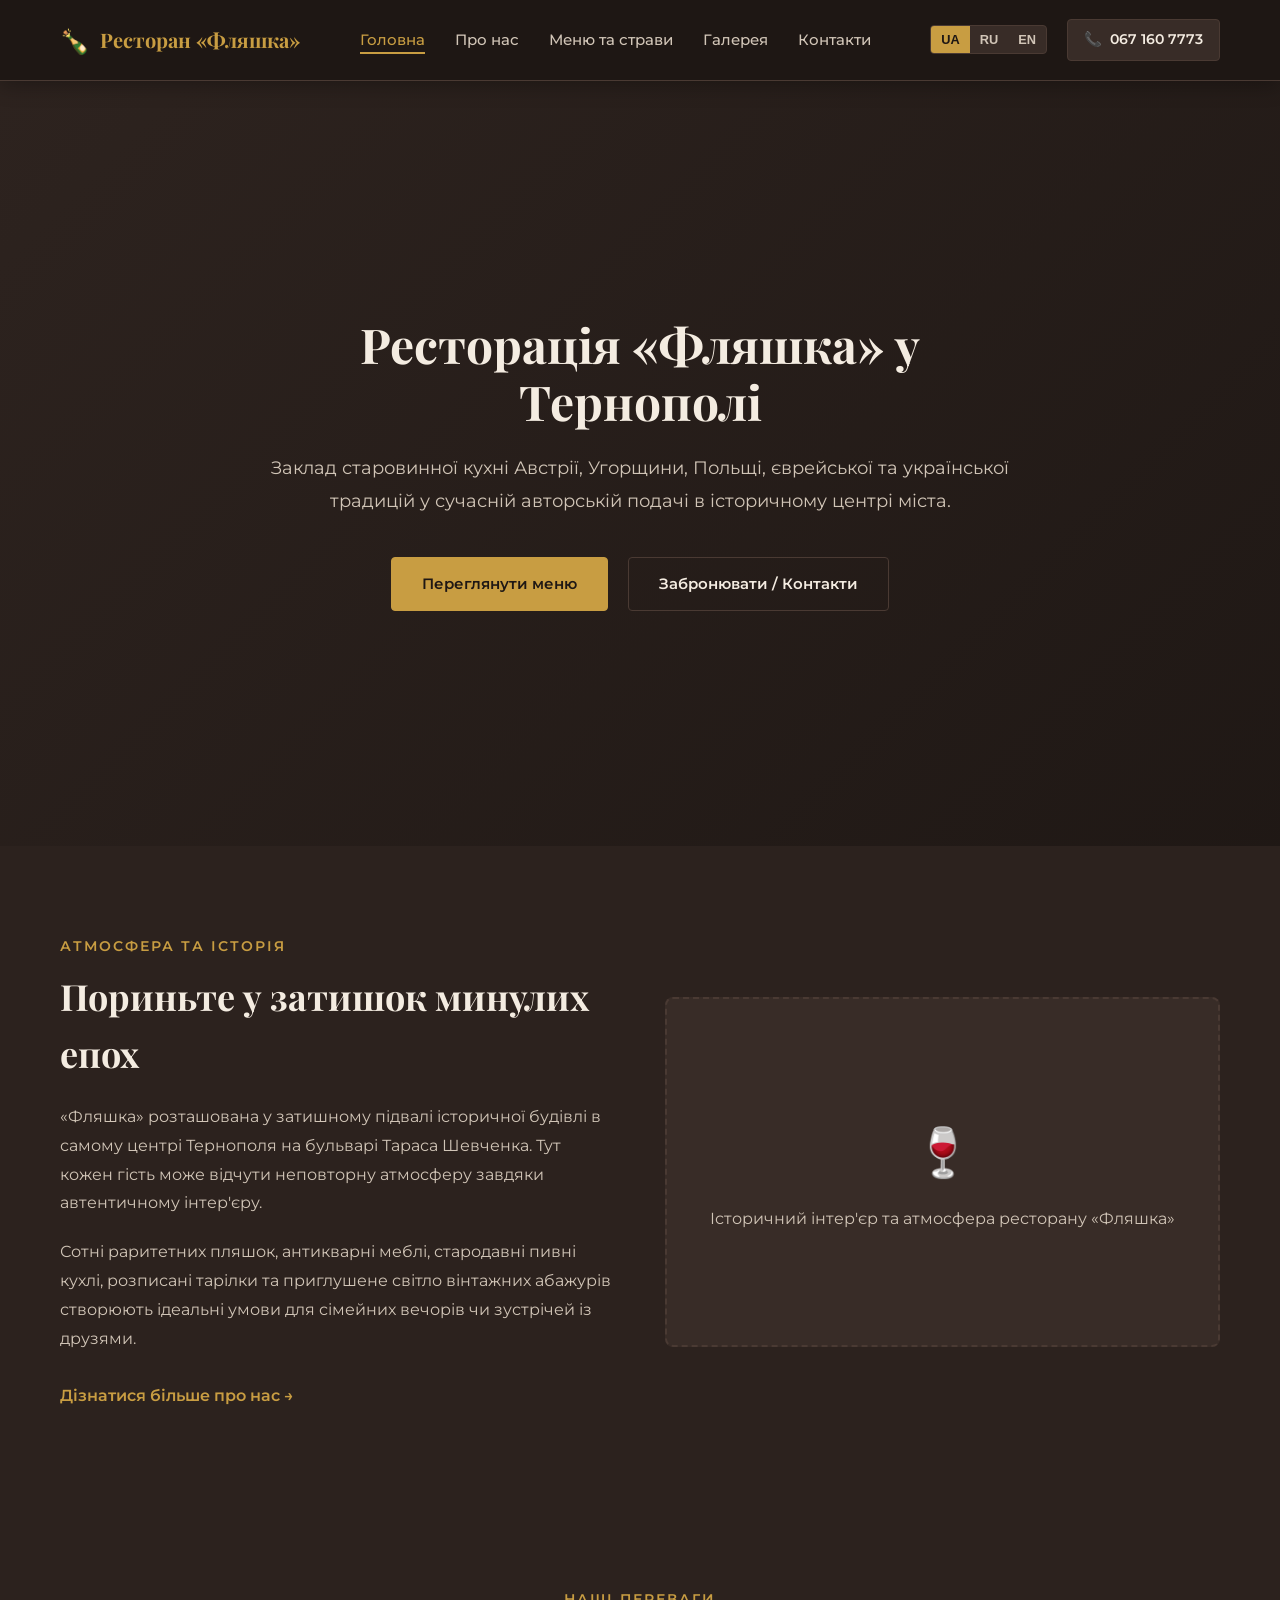
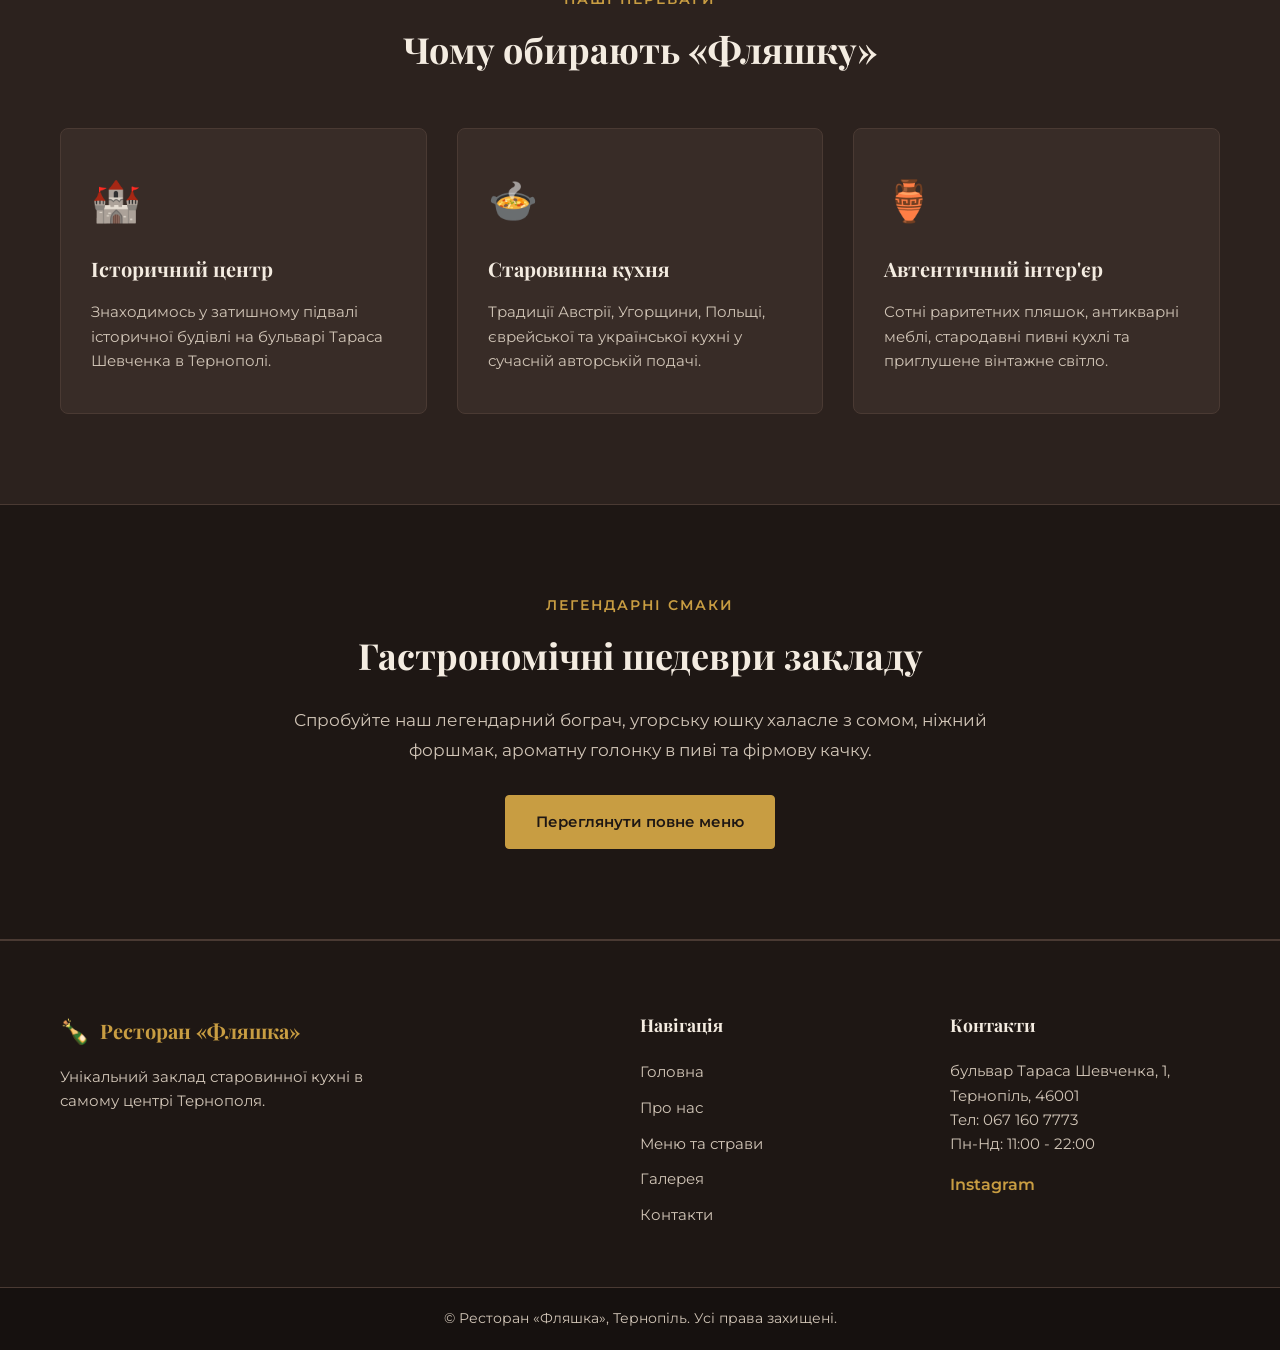
<file: index.html>
<!DOCTYPE html>
<html lang="uk">
<head>
    <meta charset="UTF-8">
    <meta name="viewport" content="width=device-width, initial-scale=1.0">
    <title>Ресторація «Фляшка» у Тернополі — Австрійська, угорська та польська кухня</title>
    <link rel="preconnect" href="https://fonts.googleapis.com">
    <link rel="preconnect" href="https://fonts.gstatic.com" crossorigin>
    <link href="https://fonts.googleapis.com/css2?family=Montserrat:ital,wght@0,300;0,400;0,500;0,600;0,700;1,400&family=Playfair+Display:wght@500;600;700&display=swap" rel="stylesheet">
    <link rel="stylesheet" href="assets/style.css">
</head>
<body>
    <header class="site-header">
        <div class="container nav-container">
            <a href="index.html" class="brand-logo">
                <span class="logo-icon">🍾</span>
                <span class="logo-text" data-i18n="brand_name">Ресторан «Фляшка»</span>
            </a>
            
            <nav class="main-nav">
                <ul class="nav-list">
                    <li><a href="index.html" class="nav-link active" data-i18n="nav_home">Головна</a></li>
                    <li><a href="about.html" class="nav-link" data-i18n="nav_about">Про нас</a></li>
                    <li><a href="services.html" class="nav-link" data-i18n="nav_services">Меню та страви</a></li>
                    <li><a href="gallery.html" class="nav-link" data-i18n="nav_gallery">Галерея</a></li>
                    <li><a href="contacts.html" class="nav-link" data-i18n="nav_contacts">Контакти</a></li>
                </ul>
            </nav>

            <div class="header-actions">
                <div class="lang-switcher">
                    <button class="lang-btn active" data-lang="uk">UA</button>
                    <button class="lang-btn" data-lang="ru">RU</button>
                    <button class="lang-btn" data-lang="en">EN</button>
                </div>
                <a href="tel:0671607773" class="phone-btn">
                    <span>📞</span> 067 160 7773
                </a>
                <button class="mobile-menu-toggle" aria-label="Toggle menu">
                    <span></span><span></span><span></span>
                </button>
            </div>
        </div>
    </header>

    <main>
        <section class="hero-section">
            <div class="hero-overlay"></div>
            <div class="container hero-content">
                <h1 data-i18n="hero_title">Ресторація «Фляшка» у Тернополі</h1>
                <p class="hero-subtitle" data-i18n="hero_subtitle">Заклад старовинної кухні Австрії, Угорщини, Польщі, єврейської та української традицій у сучасній авторській подачі в історичному центрі міста.</p>
                <div class="hero-buttons">
                    <a href="services.html" class="btn btn-primary" data-i18n="btn_menu">Переглянути меню</a>
                    <a href="contacts.html" class="btn btn-outline" data-i18n="btn_contacts">Забронювати / Контакти</a>
                </div>
            </div>
        </section>

        <section class="section about-snippet">
            <div class="container">
                <div class="grid-2">
                    <div class="about-text-content">
                        <span class="subtitle" data-i18n="snippet_sub">Атмосфера та історія</span>
                        <h2 data-i18n="snippet_title">Пориньте у затишок минулих епох</h2>
                        <p data-i18n="snippet_desc1">«Фляшка» розташована у затишному підвалі історичної будівлі в самому центрі Тернополя на бульварі Тараса Шевченка. Тут кожен гість може відчути неповторну атмосферу завдяки автентичному інтер'єру.</p>
                        <p data-i18n="snippet_desc2">Сотні раритетних пляшок, антикварні меблі, стародавні пивні кухлі, розписані тарілки та приглушене світло вінтажних абажурів створюють ідеальні умови для сімейних вечорів чи зустрічей із друзями.</p>
                        <a href="about.html" class="read-more-link" data-i18n="read_more">Дізнатися більше про нас →</a>
                    </div>
                    <div class="about-visual">
                        <div class="card-stub">
                            <div class="stub-icon">🍷</div>
                            <p data-i18n="photo_stub">Історичний інтер'єр та атмосфера ресторану «Фляшка»</p>
                        </div>
                    </div>
                </div>
            </div>
        </section>

        <section class="section features-section">
            <div class="container">
                <div class="section-header text-center">
                    <span class="subtitle" data-i18n="features_sub">Наші переваги</span>
                    <h2 data-i18n="features_title">Чому обирають «Фляшку»</h2>
                </div>
                <div class="features-grid">
                    <div class="feature-card">
                        <div class="feature-icon">🏰</div>
                        <h3 data-i18n="feat1_title">Історичний центр</h3>
                        <p data-i18n="feat1_desc">Знаходимось у затишному підвалі історичної будівлі на бульварі Тараса Шевченка в Тернополі.</p>
                    </div>
                    <div class="feature-card">
                        <div class="feature-icon">🍲</div>
                        <h3 data-i18n="feat2_title">Старовинна кухня</h3>
                        <p data-i18n="feat2_desc">Традиції Австрії, Угорщини, Польщі, єврейської та української кухні у сучасній авторській подачі.</p>
                    </div>
                    <div class="feature-card">
                        <div class="feature-icon">🏺</div>
                        <h3 data-i18n="feat3_title">Автентичний інтер'єр</h3>
                        <p data-i18n="feat3_desc">Сотні раритетних пляшок, антикварні меблі, стародавні пивні кухлі та приглушене вінтажне світло.</p>
                    </div>
                </div>
            </div>
        </section>

        <section class="section highlight-menu">
            <div class="container text-center">
                <span class="subtitle" data-i18n="menu_highlight_sub">Легендарні смаки</span>
                <h2 data-i18n="menu_highlight_title">Гастрономічні шедеври закладу</h2>
                <p class="section-lead" data-i18n="menu_highlight_desc">Спробуйте наш легендарний бограч, угорську юшку халасле з сомом, ніжний форшмак, ароматну голонку в пиві та фірмову качку.</p>
                <a href="services.html" class="btn btn-primary" data-i18n="btn_all_dishes">Переглянути повне меню</a>
            </div>
        </section>
    </main>

    <footer class="site-footer">
        <div class="container footer-container">
            <div class="footer-col">
                <a href="index.html" class="brand-logo">
                    <span class="logo-icon">🍾</span>
                    <span class="logo-text" data-i18n="brand_name">Ресторан «Фляшка»</span>
                </a>
                <p class="footer-desc" data-i18n="footer_desc">Унікальний заклад старовинної кухні в самому центрі Тернополя.</p>
            </div>
            <div class="footer-col">
                <h4 data-i18n="footer_nav_title">Навігація</h4>
                <ul class="footer-links">
                    <li><a href="index.html" data-i18n="nav_home">Головна</a></li>
                    <li><a href="about.html" data-i18n="nav_about">Про нас</a></li>
                    <li><a href="services.html" data-i18n="nav_services">Меню та страви</a></li>
                    <li><a href="gallery.html" data-i18n="nav_gallery">Галерея</a></li>
                    <li><a href="contacts.html" data-i18n="nav_contacts">Контакти</a></li>
                </ul>
            </div>
            <div class="footer-col">
                <h4 data-i18n="footer_contacts_title">Контакти</h4>
                <p data-i18n="footer_address">бульвар Тараса Шевченка, 1, Тернопіль, 46001</p>
                <p>Тел: <a href="tel:0671607773">067 160 7773</a></p>
                <p data-i18n="footer_hours">Пн-Нд: 11:00 - 22:00</p>
                <div class="social-links">
                    <a href="https://www.instagram.com/flyashka_ternopil/" target="_blank" rel="noopener">Instagram</a>
                </div>
            </div>
        </div>
        <div class="footer-bottom">
            <div class="container">
                <p>&copy; Ресторан «Фляшка», Тернопіль. <span data-i18n="rights">Усі права захищені.</span></p>
            </div>
        </div>
    </footer>

    <script src="assets/script.js"></script>
</body>
</html>
</file>
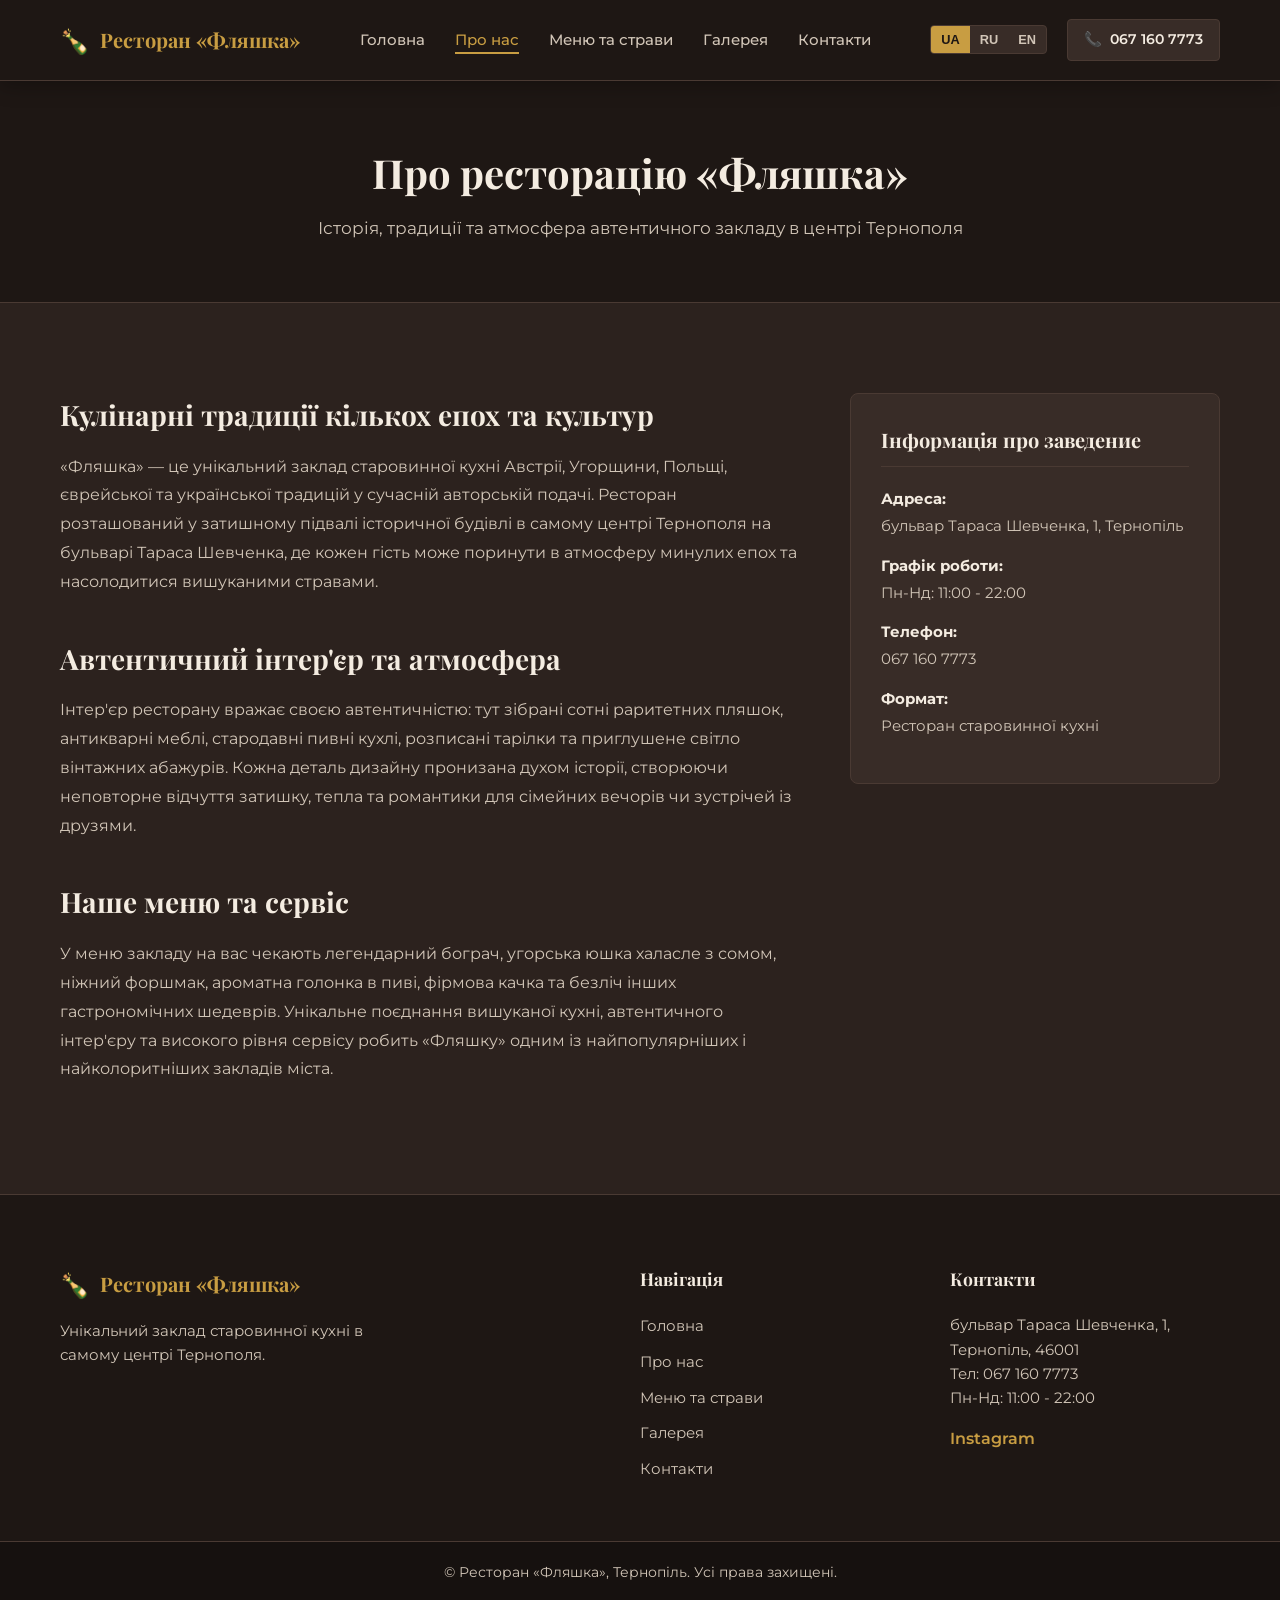
<file: about.html>
<!DOCTYPE html>
<html lang="uk">
<head>
    <meta charset="UTF-8">
    <meta name="viewport" content="width=device-width, initial-scale=1.0">
    <title>Про нас — Ресторан «Фляшка» Тернопіль</title>
    <link rel="preconnect" href="https://fonts.googleapis.com">
    <link rel="preconnect" href="https://fonts.gstatic.com" crossorigin>
    <link href="https://fonts.googleapis.com/css2?family=Montserrat:ital,wght@0,300;0,400;0,500;0,600;0,700;1,400&family=Playfair+Display:wght@500;600;700&display=swap" rel="stylesheet">
    <link rel="stylesheet" href="assets/style.css">
</head>
<body>
    <header class="site-header">
        <div class="container nav-container">
            <a href="index.html" class="brand-logo">
                <span class="logo-icon">🍾</span>
                <span class="logo-text" data-i18n="brand_name">Ресторан «Фляшка»</span>
            </a>
            
            <nav class="main-nav">
                <ul class="nav-list">
                    <li><a href="index.html" class="nav-link" data-i18n="nav_home">Головна</a></li>
                    <li><a href="about.html" class="nav-link active" data-i18n="nav_about">Про нас</a></li>
                    <li><a href="services.html" class="nav-link" data-i18n="nav_services">Меню та страви</a></li>
                    <li><a href="gallery.html" class="nav-link" data-i18n="nav_gallery">Галерея</a></li>
                    <li><a href="contacts.html" class="nav-link" data-i18n="nav_contacts">Контакти</a></li>
                </ul>
            </nav>

            <div class="header-actions">
                <div class="lang-switcher">
                    <button class="lang-btn active" data-lang="uk">UA</button>
                    <button class="lang-btn" data-lang="ru">RU</button>
                    <button class="lang-btn" data-lang="en">EN</button>
                </div>
                <a href="tel:0671607773" class="phone-btn">
                    <span>📞</span> 067 160 7773
                </a>
                <button class="mobile-menu-toggle" aria-label="Toggle menu">
                    <span></span><span></span><span></span>
                </button>
            </div>
        </div>
    </header>

    <main>
        <section class="page-header">
            <div class="container">
                <h1 data-i18n="about_page_title">Про ресторацію «Фляшка»</h1>
                <p data-i18n="about_page_subtitle">Історія, традиції та атмосфера автентичного закладу в центрі Тернополя</p>
            </div>
        </section>

        <section class="section about-main">
            <div class="container">
                <div class="about-content-grid">
                    <div class="about-text-block">
                        <h2 data-i18n="about_h2_1">Кулінарні традиції кількох епох та культур</h2>
                        <p data-i18n="about_p_1">«Фляшка» — це унікальний заклад старовинної кухні Австрії, Угорщини, Польщі, єврейської та української традицій у сучасній авторській подачі. Ресторан розташований у затишному підвалі історичної будівлі в самому центрі Тернополя на бульварі Тараса Шевченка, де кожен гість може поринути в атмосферу минулих епох та насолодитися вишуканими стравами.</p>
                        
                        <h2 data-i18n="about_h2_2">Автентичний інтер'єр та атмосфера</h2>
                        <p data-i18n="about_p_2">Інтер'єр ресторану вражає своєю автентичністю: тут зібрані сотні раритетних пляшок, антикварні меблі, стародавні пивні кухлі, розписані тарілки та приглушене світло вінтажних абажурів. Кожна деталь дизайну пронизана духом історії, створюючи неповторне відчуття затишку, тепла та романтики для сімейних вечорів чи зустрічей із друзями.</p>
                        
                        <h2 data-i18n="about_h2_3">Наше меню та сервіс</h2>
                        <p data-i18n="about_p_3">У меню закладу на вас чекають легендарний бограч, угорська юшка халасле з сомом, ніжний форшмак, ароматна голонка в пиві, фірмова качка та безліч інших гастрономічних шедеврів. Унікальне поєднання вишуканої кухні, автентичного інтер'єру та високого рівня сервісу робить «Фляшку» одним із найпопулярніших і найколоритніших закладів міста.</p>
                    </div>
                    <div class="about-sidebar">
                        <div class="info-card">
                            <h3 data-i18n="sidebar_info_title">Інформація про заведение</h3>
                            <ul class="info-list">
                                <li><strong data-i18n="lbl_address">Адреса:</strong> <span data-i18n="val_address">бульвар Тараса Шевченка, 1, Тернопіль</span></li>
                                <li><strong data-i18n="lbl_hours">Графік роботи:</strong> <span data-i18n="val_hours">Пн-Нд: 11:00 - 22:00</span></li>
                                <li><strong data-i18n="lbl_phone">Телефон:</strong> <a href="tel:0671607773">067 160 7773</a></li>
                                <li><strong data-i18n="lbl_niche">Формат:</strong> <span data-i18n="val_niche">Ресторан старовинної кухні</span></li>
                            </ul>
                        </div>
                    </div>
                </div>
            </div>
        </section>
    </main>

    <footer class="site-footer">
        <div class="container footer-container">
            <div class="footer-col">
                <a href="index.html" class="brand-logo">
                    <span class="logo-icon">🍾</span>
                    <span class="logo-text" data-i18n="brand_name">Ресторан «Фляшка»</span>
                </a>
                <p class="footer-desc" data-i18n="footer_desc">Унікальний заклад старовинної кухні в самому центрі Тернополя.</p>
            </div>
            <div class="footer-col">
                <h4 data-i18n="footer_nav_title">Навігація</h4>
                <ul class="footer-links">
                    <li><a href="index.html" data-i18n="nav_home">Головна</a></li>
                    <li><a href="about.html" data-i18n="nav_about">Про нас</a></li>
                    <li><a href="services.html" data-i18n="nav_services">Меню та страви</a></li>
                    <li><a href="gallery.html" data-i18n="nav_gallery">Галерея</a></li>
                    <li><a href="contacts.html" data-i18n="nav_contacts">Контакти</a></li>
                </ul>
            </div>
            <div class="footer-col">
                <h4 data-i18n="footer_contacts_title">Контакти</h4>
                <p data-i18n="footer_address">бульвар Тараса Шевченка, 1, Тернопіль, 46001</p>
                <p>Тел: <a href="tel:0671607773">067 160 7773</a></p>
                <p data-i18n="footer_hours">Пн-Нд: 11:00 - 22:00</p>
                <div class="social-links">
                    <a href="https://www.instagram.com/flyashka_ternopil/" target="_blank" rel="noopener">Instagram</a>
                </div>
            </div>
        </div>
        <div class="footer-bottom">
            <div class="container">
                <p>&copy; Ресторан «Фляшка», Тернопіль. <span data-i18n="rights">Усі права захищені.</span></p>
            </div>
        </div>
    </footer>

    <script src="assets/script.js"></script>
</body>
</html>
</file>
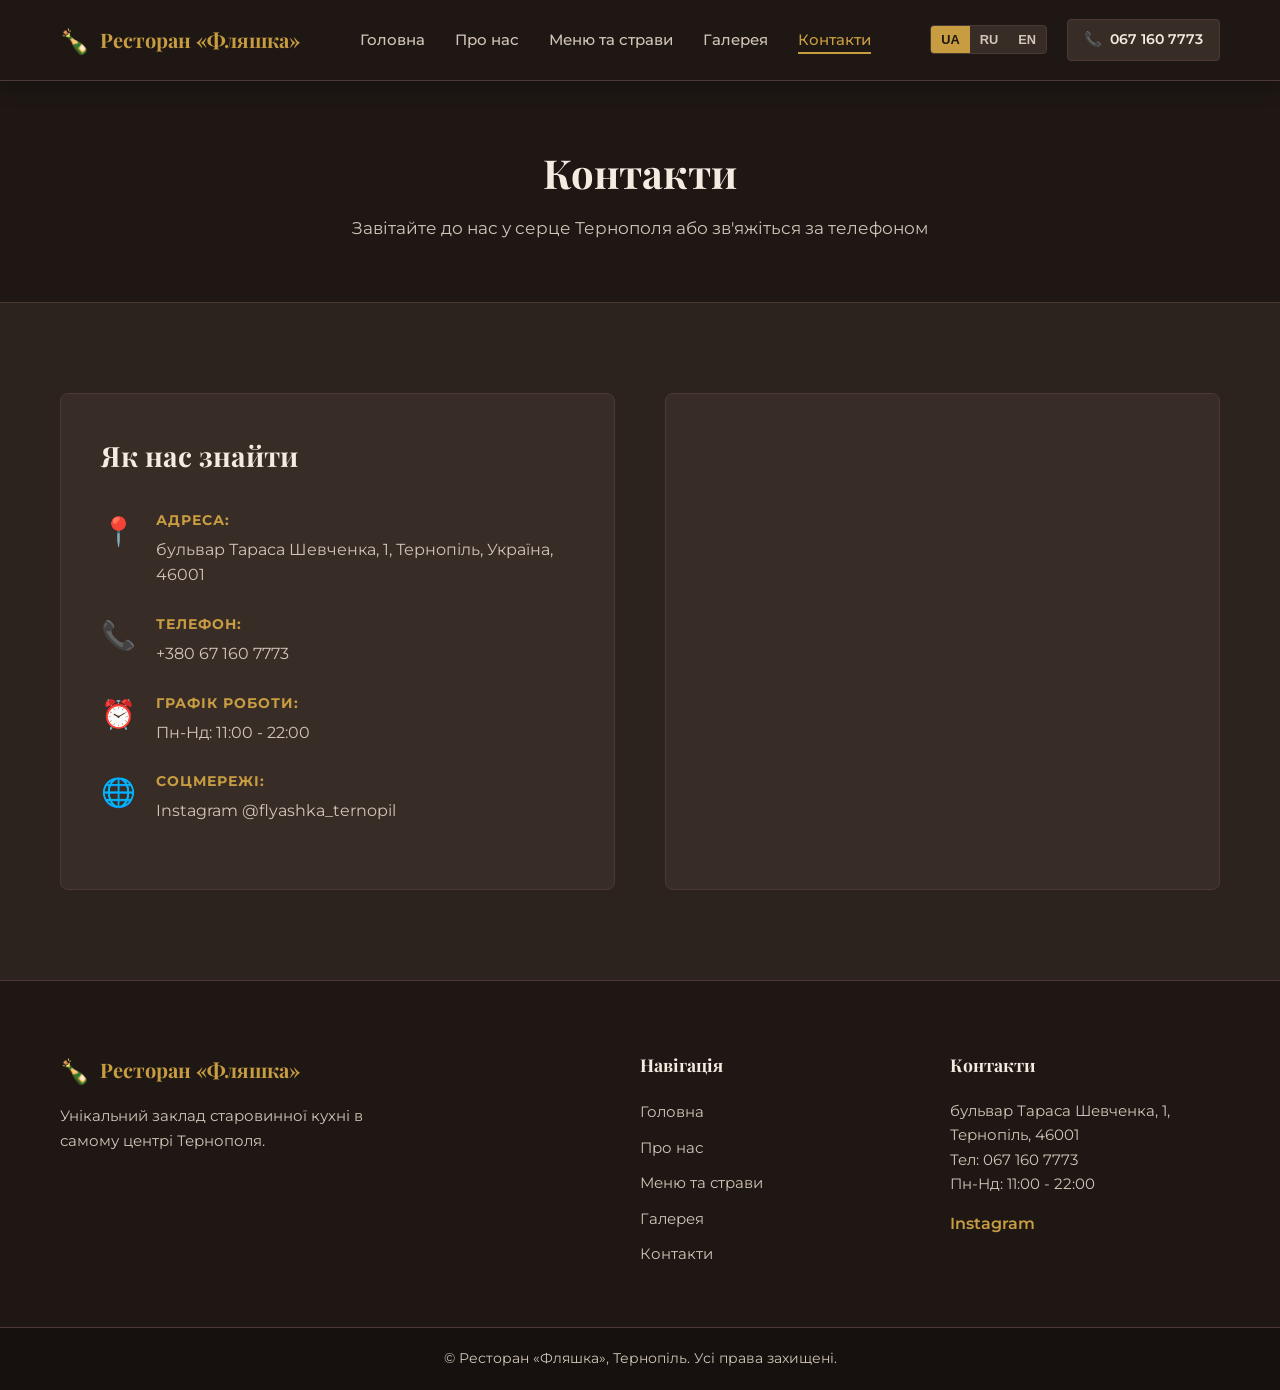
<file: contacts.html>
<!DOCTYPE html>
<html lang="uk">
<head>
    <meta charset="UTF-8">
    <meta name="viewport" content="width=device-width, initial-scale=1.0">
    <title>Контакти — Ресторан «Фляшка» Тернопіль</title>
    <link rel="preconnect" href="https://fonts.googleapis.com">
    <link rel="preconnect" href="https://fonts.gstatic.com" crossorigin>
    <link href="https://fonts.googleapis.com/css2?family=Montserrat:ital,wght@0,300;0,400;0,500;0,600;0,700;1,400&family=Playfair+Display:wght@500;600;700&display=swap" rel="stylesheet">
    <link rel="stylesheet" href="assets/style.css">
</head>
<body>
    <header class="site-header">
        <div class="container nav-container">
            <a href="index.html" class="brand-logo">
                <span class="logo-icon">🍾</span>
                <span class="logo-text" data-i18n="brand_name">Ресторан «Фляшка»</span>
            </a>
            
            <nav class="main-nav">
                <ul class="nav-list">
                    <li><a href="index.html" class="nav-link" data-i18n="nav_home">Головна</a></li>
                    <li><a href="about.html" class="nav-link" data-i18n="nav_about">Про нас</a></li>
                    <li><a href="services.html" class="nav-link" data-i18n="nav_services">Меню та страви</a></li>
                    <li><a href="gallery.html" class="nav-link" data-i18n="nav_gallery">Галерея</a></li>
                    <li><a href="contacts.html" class="nav-link active" data-i18n="nav_contacts">Контакти</a></li>
                </ul>
            </nav>

            <div class="header-actions">
                <div class="lang-switcher">
                    <button class="lang-btn active" data-lang="uk">UA</button>
                    <button class="lang-btn" data-lang="ru">RU</button>
                    <button class="lang-btn" data-lang="en">EN</button>
                </div>
                <a href="tel:0671607773" class="phone-btn">
                    <span>📞</span> 067 160 7773
                </a>
                <button class="mobile-menu-toggle" aria-label="Toggle menu">
                    <span></span><span></span><span></span>
                </button>
            </div>
        </div>
    </header>

    <main>
        <section class="page-header">
            <div class="container">
                <h1 data-i18n="contacts_page_title">Контакти</h1>
                <p data-i18n="contacts_page_subtitle">Завітайте до нас у серце Тернополя або зв'яжіться за телефоном</p>
            </div>
        </section>

        <section class="section contacts-section">
            <div class="container">
                <div class="contacts-grid">
                    <div class="contacts-info-card">
                        <h2 data-i18n="contacts_info_heading">Як нас знайти</h2>
                        
                        <div class="contact-item">
                            <div class="contact-icon">📍</div>
                            <div>
                                <h3 data-i18n="lbl_address">Адреса:</h3>
                                <p data-i18n="val_address_full">бульвар Тараса Шевченка, 1, Тернопіль, Україна, 46001</p>
                            </div>
                        </div>

                        <div class="contact-item">
                            <div class="contact-icon">📞</div>
                            <div>
                                <h3 data-i18n="lbl_phone">Телефон:</h3>
                                <p><a href="tel:0671607773">+380 67 160 7773</a></p>
                            </div>
                        </div>

                        <div class="contact-item">
                            <div class="contact-icon">⏰</div>
                            <div>
                                <h3 data-i18n="lbl_hours">Графік роботи:</h3>
                                <p data-i18n="val_hours_full">Пн-Нд: 11:00 - 22:00</p>
                            </div>
                        </div>

                        <div class="contact-item">
                            <div class="contact-icon">🌐</div>
                            <div>
                                <h3 data-i18n="lbl_social">Соцмережі:</h3>
                                <p><a href="https://www.instagram.com/flyashka_ternopil/" target="_blank" rel="noopener">Instagram @flyashka_ternopil</a></p>
                            </div>
                        </div>
                    </div>

                    <div class="contacts-map-card">
                        <div class="map-container">
                            <iframe 
                                src="https://www.google.com/maps/embed?pb=!1m18!1m12!1m3!1d2624.516599723223!2d25.592534!3d49.553754!2m3!1f0!2f0!3f0!3m2!1i1024!2i768!4f13.1!3m3!1m2!1s0x47303362145e69e7%3A0xc3d3a4365287f3b6!2z0LHRg9C7LiDQotCw0YDQsNGBINCitC5DBmV2ZW5rYSwgMSwgVGVybm9waWwsIFRlcm5vcGlscnMpYSBvYmxhc3QsIDQ2MDAx!5e0!3m2!1suk!2sua!4v1650000000000!5m2!1suk!2sua"
                                width="100%" 
                                height="100%" 
                                style="border:0;" 
                                allowfullscreen="" 
                                loading="lazy"
                                title="Google Maps location">
                            </iframe>
                        </div>
                    </div>
                </div>
            </div>
        </section>
    </main>

    <footer class="site-footer">
        <div class="container footer-container">
            <div class="footer-col">
                <a href="index.html" class="brand-logo">
                    <span class="logo-icon">🍾</span>
                    <span class="logo-text" data-i18n="brand_name">Ресторан «Фляшка»</span>
                </a>
                <p class="footer-desc" data-i18n="footer_desc">Унікальний заклад старовинної кухні в самому центрі Тернополя.</p>
            </div>
            <div class="footer-col">
                <h4 data-i18n="footer_nav_title">Навігація</h4>
                <ul class="footer-links">
                    <li><a href="index.html" data-i18n="nav_home">Головна</a></li>
                    <li><a href="about.html" data-i18n="nav_about">Про нас</a></li>
                    <li><a href="services.html" data-i18n="nav_services">Меню та страви</a></li>
                    <li><a href="gallery.html" data-i18n="nav_gallery">Галерея</a></li>
                    <li><a href="contacts.html" data-i18n="nav_contacts">Контакти</a></li>
                </ul>
            </div>
            <div class="footer-col">
                <h4 data-i18n="footer_contacts_title">Контакти</h4>
                <p data-i18n="footer_address">бульвар Тараса Шевченка, 1, Тернопіль, 46001</p>
                <p>Тел: <a href="tel:0671607773">067 160 7773</a></p>
                <p data-i18n="footer_hours">Пн-Нд: 11:00 - 22:00</p>
                <div class="social-links">
                    <a href="https://www.instagram.com/flyashka_ternopil/" target="_blank" rel="noopener">Instagram</a>
                </div>
            </div>
        </div>
        <div class="footer-bottom">
            <div class="container">
                <p>&copy; Ресторан «Фляшка», Тернопіль. <span data-i18n="rights">Усі права захищені.</span></p>
            </div>
        </div>
    </footer>

    <script src="assets/script.js"></script>
</body>
</html>
</file>
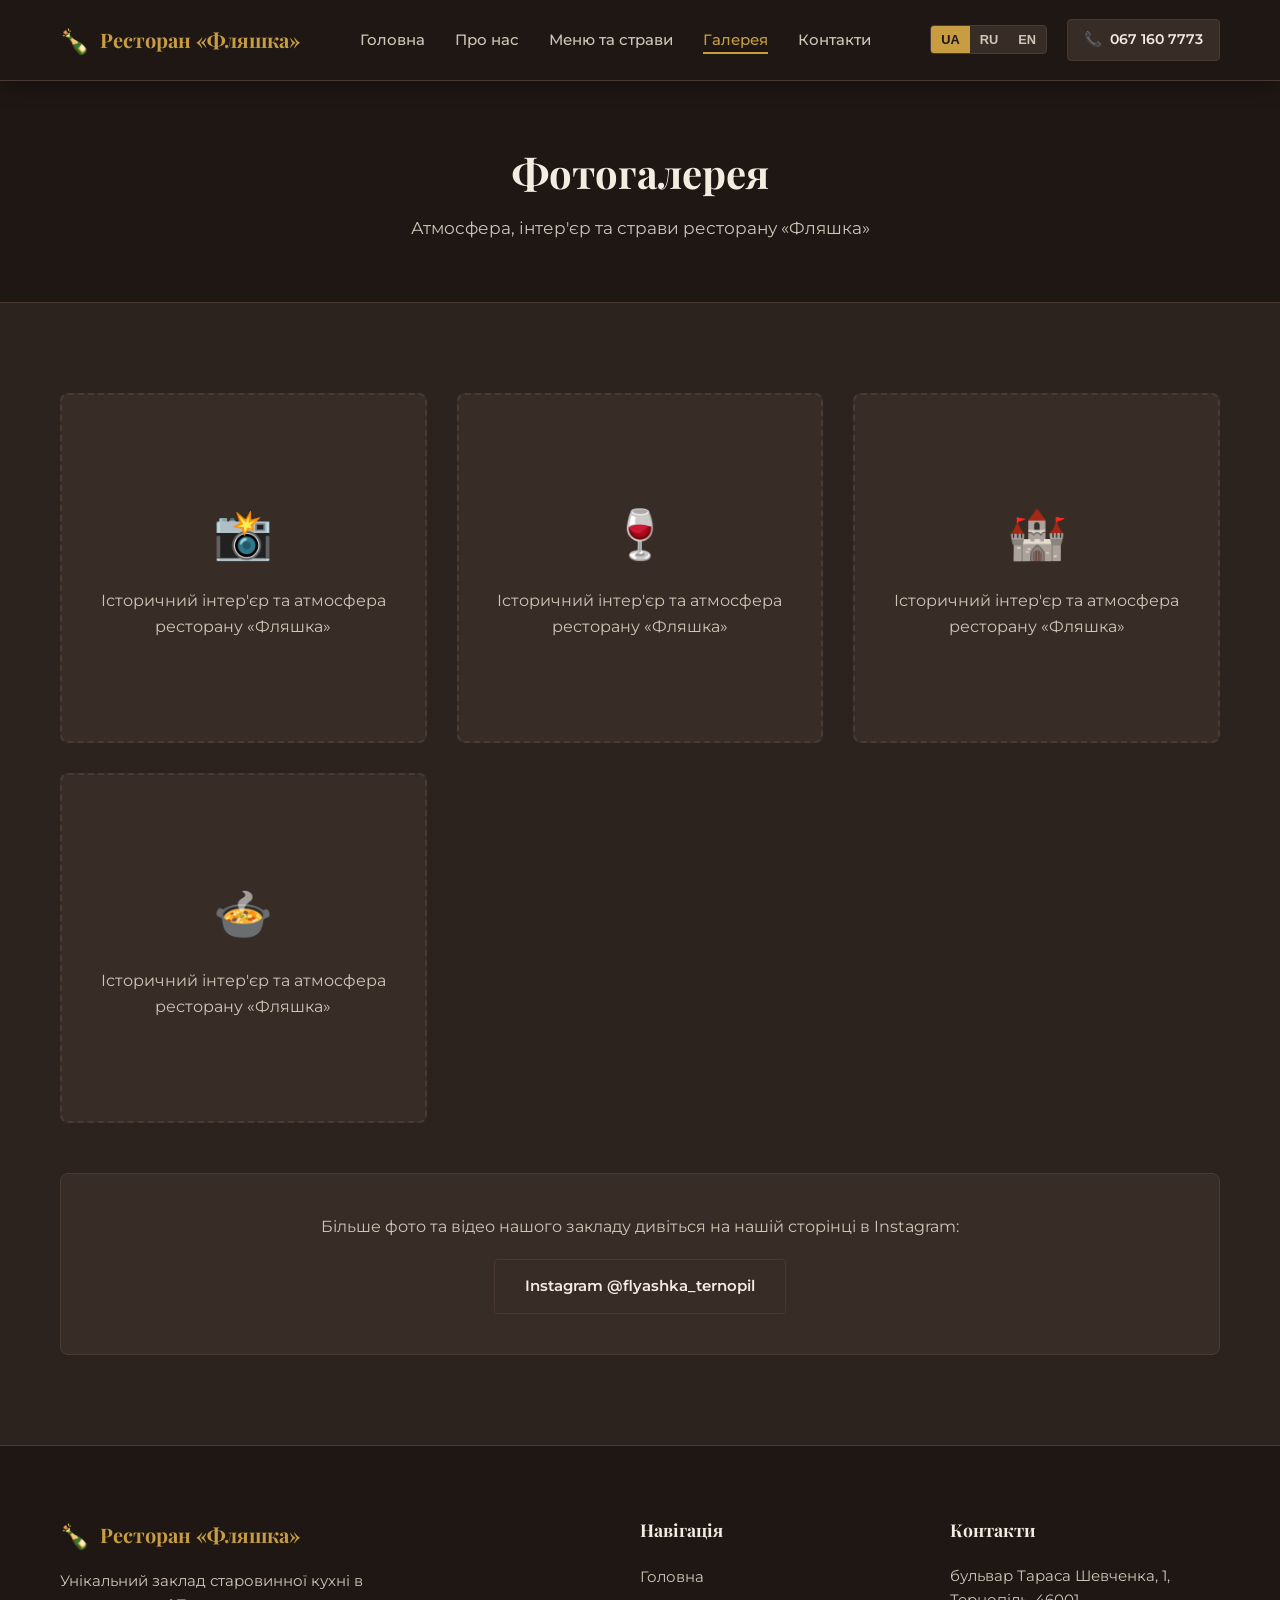
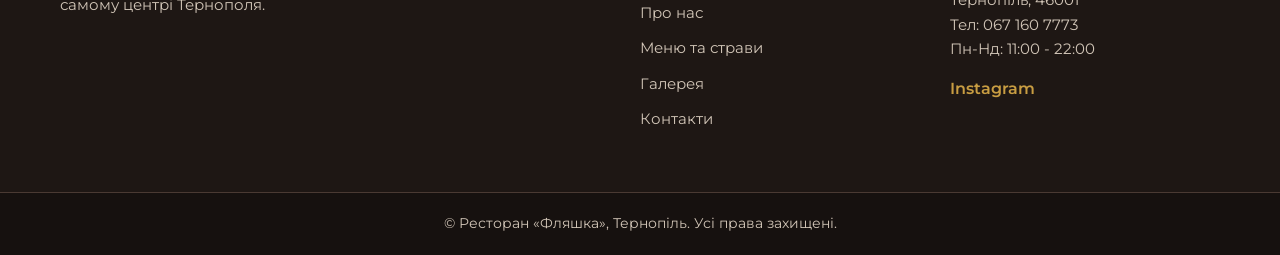
<file: gallery.html>
<!DOCTYPE html>
<html lang="uk">
<head>
    <meta charset="UTF-8">
    <meta name="viewport" content="width=device-width, initial-scale=1.0">
    <title>Галерея — Ресторан «Фляшка» Тернопіль</title>
    <link rel="preconnect" href="https://fonts.googleapis.com">
    <link rel="preconnect" href="https://fonts.gstatic.com" crossorigin>
    <link href="https://fonts.googleapis.com/css2?family=Montserrat:ital,wght@0,300;0,400;0,500;0,600;0,700;1,400&family=Playfair+Display:wght@500;600;700&display=swap" rel="stylesheet">
    <link rel="stylesheet" href="assets/style.css">
</head>
<body>
    <header class="site-header">
        <div class="container nav-container">
            <a href="index.html" class="brand-logo">
                <span class="logo-icon">🍾</span>
                <span class="logo-text" data-i18n="brand_name">Ресторан «Фляшка»</span>
            </a>
            
            <nav class="main-nav">
                <ul class="nav-list">
                    <li><a href="index.html" class="nav-link" data-i18n="nav_home">Головна</a></li>
                    <li><a href="about.html" class="nav-link" data-i18n="nav_about">Про нас</a></li>
                    <li><a href="services.html" class="nav-link" data-i18n="nav_services">Меню та страви</a></li>
                    <li><a href="gallery.html" class="nav-link active" data-i18n="nav_gallery">Галерея</a></li>
                    <li><a href="contacts.html" class="nav-link" data-i18n="nav_contacts">Контакти</a></li>
                </ul>
            </nav>

            <div class="header-actions">
                <div class="lang-switcher">
                    <button class="lang-btn active" data-lang="uk">UA</button>
                    <button class="lang-btn" data-lang="ru">RU</button>
                    <button class="lang-btn" data-lang="en">EN</button>
                </div>
                <a href="tel:0671607773" class="phone-btn">
                    <span>📞</span> 067 160 7773
                </a>
                <button class="mobile-menu-toggle" aria-label="Toggle menu">
                    <span></span><span></span><span></span>
                </button>
            </div>
        </div>
    </header>

    <main>
        <section class="page-header">
            <div class="container">
                <h1 data-i18n="gallery_page_title">Фотогалерея</h1>
                <p data-i18n="gallery_page_subtitle">Атмосфера, інтер'єр та страви ресторану «Фляшка»</p>
            </div>
        </section>

        <section class="section gallery-section">
            <div class="container">
                <div class="gallery-grid">
                    <div class="gallery-item">
                        <div class="card-stub">
                            <div class="stub-icon">📸</div>
                            <p data-i18n="photo_stub">Фото скоро з'являться</p>
                        </div>
                    </div>
                    <div class="gallery-item">
                        <div class="card-stub">
                            <div class="stub-icon">🍷</div>
                            <p data-i18n="photo_stub">Фото скоро з'являться</p>
                        </div>
                    </div>
                    <div class="gallery-item">
                        <div class="card-stub">
                            <div class="stub-icon">🏰</div>
                            <p data-i18n="photo_stub">Фото скоро з'являться</p>
                        </div>
                    </div>
                    <div class="gallery-item">
                        <div class="card-stub">
                            <div class="stub-icon">🍲</div>
                            <p data-i18n="photo_stub">Фото скоро з'являться</p>
                        </div>
                    </div>
                </div>
                <div class="gallery-info text-center">
                    <p data-i18n="gallery_instagram_text">Більше фото та відео нашого закладу дивіться на нашій сторінці в Instagram:</p>
                    <a href="https://www.instagram.com/flyashka_ternopil/" target="_blank" rel="noopener" class="btn btn-outline">Instagram @flyashka_ternopil</a>
                </div>
            </div>
        </section>
    </main>

    <footer class="site-footer">
        <div class="container footer-container">
            <div class="footer-col">
                <a href="index.html" class="brand-logo">
                    <span class="logo-icon">🍾</span>
                    <span class="logo-text" data-i18n="brand_name">Ресторан «Фляшка»</span>
                </a>
                <p class="footer-desc" data-i18n="footer_desc">Унікальний заклад старовинної кухні в самому центрі Тернополя.</p>
            </div>
            <div class="footer-col">
                <h4 data-i18n="footer_nav_title">Навігація</h4>
                <ul class="footer-links">
                    <li><a href="index.html" data-i18n="nav_home">Головна</a></li>
                    <li><a href="about.html" data-i18n="nav_about">Про нас</a></li>
                    <li><a href="services.html" data-i18n="nav_services">Меню та страви</a></li>
                    <li><a href="gallery.html" data-i18n="nav_gallery">Галерея</a></li>
                    <li><a href="contacts.html" data-i18n="nav_contacts">Контакти</a></li>
                </ul>
            </div>
            <div class="footer-col">
                <h4 data-i18n="footer_contacts_title">Контакти</h4>
                <p data-i18n="footer_address">бульвар Тараса Шевченка, 1, Тернопіль, 46001</p>
                <p>Тел: <a href="tel:0671607773">067 160 7773</a></p>
                <p data-i18n="footer_hours">Пн-Нд: 11:00 - 22:00</p>
                <div class="social-links">
                    <a href="https://www.instagram.com/flyashka_ternopil/" target="_blank" rel="noopener">Instagram</a>
                </div>
            </div>
        </div>
        <div class="footer-bottom">
            <div class="container">
                <p>&copy; Ресторан «Фляшка», Тернопіль. <span data-i18n="rights">Усі права захищені.</span></p>
            </div>
        </div>
    </footer>

    <script src="assets/script.js"></script>
</body>
</html>
</file>
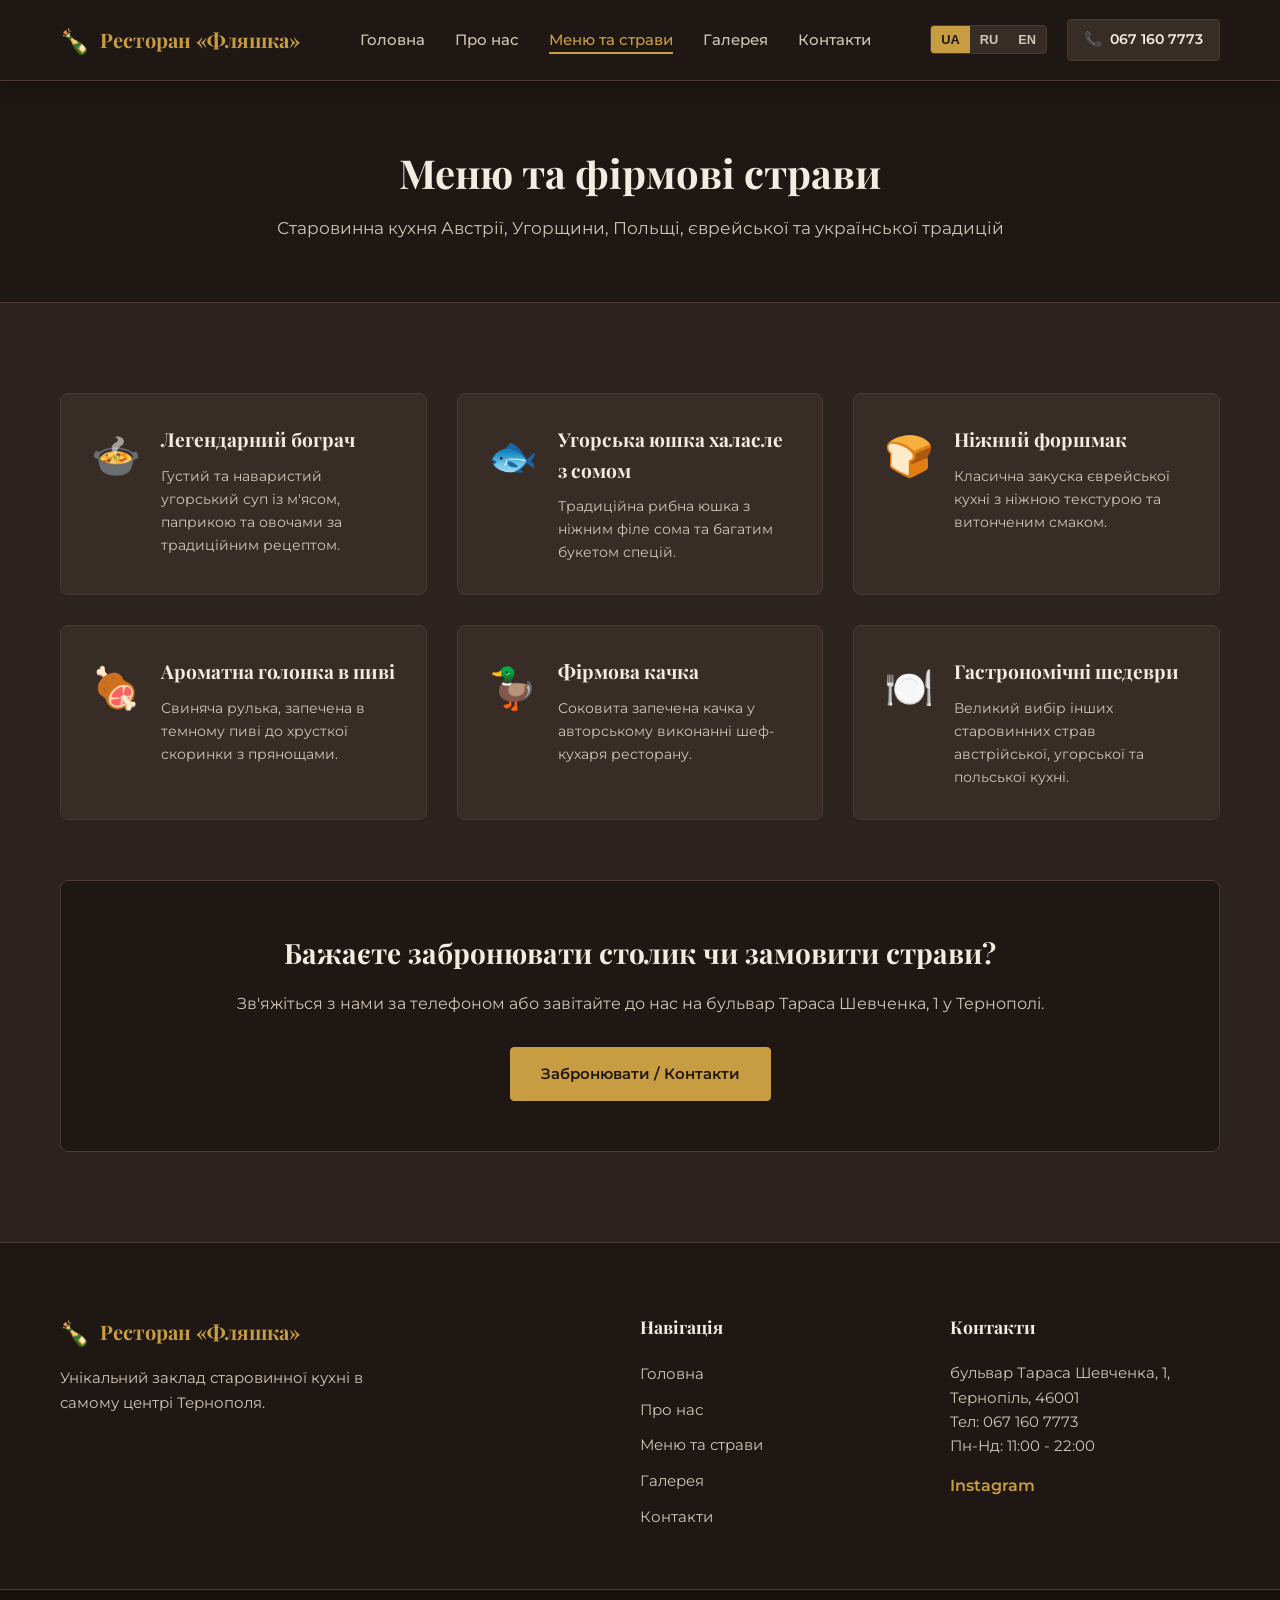
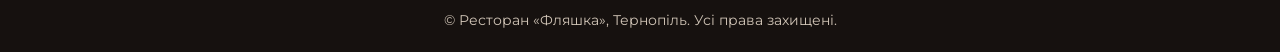
<file: services.html>
<!DOCTYPE html>
<html lang="uk">
<head>
    <meta charset="UTF-8">
    <meta name="viewport" content="width=device-width, initial-scale=1.0">
    <title>Меню та страви — Ресторан «Фляшка» Тернопіль</title>
    <link rel="preconnect" href="https://fonts.googleapis.com">
    <link rel="preconnect" href="https://fonts.gstatic.com" crossorigin>
    <link href="https://fonts.googleapis.com/css2?family=Montserrat:ital,wght@0,300;0,400;0,500;0,600;0,700;1,400&family=Playfair+Display:wght@500;600;700&display=swap" rel="stylesheet">
    <link rel="stylesheet" href="assets/style.css">
</head>
<body>
    <header class="site-header">
        <div class="container nav-container">
            <a href="index.html" class="brand-logo">
                <span class="logo-icon">🍾</span>
                <span class="logo-text" data-i18n="brand_name">Ресторан «Фляшка»</span>
            </a>
            
            <nav class="main-nav">
                <ul class="nav-list">
                    <li><a href="index.html" class="nav-link" data-i18n="nav_home">Головна</a></li>
                    <li><a href="about.html" class="nav-link" data-i18n="nav_about">Про нас</a></li>
                    <li><a href="services.html" class="nav-link active" data-i18n="nav_services">Меню та страви</a></li>
                    <li><a href="gallery.html" class="nav-link" data-i18n="nav_gallery">Галерея</a></li>
                    <li><a href="contacts.html" class="nav-link" data-i18n="nav_contacts">Контакти</a></li>
                </ul>
            </nav>

            <div class="header-actions">
                <div class="lang-switcher">
                    <button class="lang-btn active" data-lang="uk">UA</button>
                    <button class="lang-btn" data-lang="ru">RU</button>
                    <button class="lang-btn" data-lang="en">EN</button>
                </div>
                <a href="tel:0671607773" class="phone-btn">
                    <span>📞</span> 067 160 7773
                </a>
                <button class="mobile-menu-toggle" aria-label="Toggle menu">
                    <span></span><span></span><span></span>
                </button>
            </div>
        </div>
    </header>

    <main>
        <section class="page-header">
            <div class="container">
                <h1 data-i18n="menu_page_title">Меню та фірмові страви</h1>
                <p data-i18n="menu_page_subtitle">Старовинна кухня Австрії, Угорщини, Польщі, єврейської та української традицій</p>
            </div>
        </section>

        <section class="section menu-section">
            <div class="container">
                <div class="menu-grid">
                    <div class="menu-item-card">
                        <div class="menu-item-icon">🍲</div>
                        <div class="menu-item-content">
                            <h3 data-i18n="dish1_title">Легендарний бограч</h3>
                            <p data-i18n="dish1_desc">Густий та наваристий угорський суп із м'ясом, паприкою та овочами за традиційним рецептом.</p>
                        </div>
                    </div>

                    <div class="menu-item-card">
                        <div class="menu-item-icon">🐟</div>
                        <div class="menu-item-content">
                            <h3 data-i18n="dish2_title">Угорська юшка халасле з сомом</h3>
                            <p data-i18n="dish2_desc">Традиційна рибна юшка з ніжним філе сома та багатим букетом спецій.</p>
                        </div>
                    </div>

                    <div class="menu-item-card">
                        <div class="menu-item-icon">🍞</div>
                        <div class="menu-item-content">
                            <h3 data-i18n="dish3_title">Ніжний форшмак</h3>
                            <p data-i18n="dish3_desc">Класична закуска єврейської кухні з ніжною текстурою та витонченим смаком.</p>
                        </div>
                    </div>

                    <div class="menu-item-card">
                        <div class="menu-item-icon">🍖</div>
                        <div class="menu-item-content">
                            <h3 data-i18n="dish4_title">Ароматна голонка в пиві</h3>
                            <p data-i18n="dish4_desc">Свиняча рулька, запечена в темному пиві до хрусткої скоринки з прянощами.</p>
                        </div>
                    </div>

                    <div class="menu-item-card">
                        <div class="menu-item-icon">🦆</div>
                        <div class="menu-item-content">
                            <h3 data-i18n="dish5_title">Фірмова качка</h3>
                            <p data-i18n="dish5_desc">Соковита запечена качка у авторському виконанні шеф-кухаря ресторану.</p>
                        </div>
                    </div>

                    <div class="menu-item-card">
                        <div class="menu-item-icon">🍽️</div>
                        <div class="menu-item-content">
                            <h3 data-i18n="dish6_title">Гастрономічні шедеври</h3>
                            <p data-i18n="dish6_desc">Великий вибір інших старовинних страв австрійської, угорської та польської кухні.</p>
                        </div>
                    </div>
                </div>

                <div class="menu-cta text-center">
                    <h3 data-i18n="menu_cta_title">Бажаєте забронювати столик чи замовити страви?</h3>
                    <p data-i18n="menu_cta_desc">Зв'яжіться з нами за телефоном або завітайте до нас на бульвар Тараса Шевченка, 1 у Тернополі.</p>
                    <a href="contacts.html" class="btn btn-primary" data-i18n="btn_contacts">Зв'язатися з нами</a>
                </div>
            </div>
        </section>
    </main>

    <footer class="site-footer">
        <div class="container footer-container">
            <div class="footer-col">
                <a href="index.html" class="brand-logo">
                    <span class="logo-icon">🍾</span>
                    <span class="logo-text" data-i18n="brand_name">Ресторан «Фляшка»</span>
                </a>
                <p class="footer-desc" data-i18n="footer_desc">Унікальний заклад старовинної кухні в самому центрі Тернополя.</p>
            </div>
            <div class="footer-col">
                <h4 data-i18n="footer_nav_title">Навігація</h4>
                <ul class="footer-links">
                    <li><a href="index.html" data-i18n="nav_home">Головна</a></li>
                    <li><a href="about.html" data-i18n="nav_about">Про нас</a></li>
                    <li><a href="services.html" data-i18n="nav_services">Меню та страви</a></li>
                    <li><a href="gallery.html" data-i18n="nav_gallery">Галерея</a></li>
                    <li><a href="contacts.html" data-i18n="nav_contacts">Контакти</a></li>
                </ul>
            </div>
            <div class="footer-col">
                <h4 data-i18n="footer_contacts_title">Контакти</h4>
                <p data-i18n="footer_address">бульвар Тараса Шевченка, 1, Тернопіль, 46001</p>
                <p>Тел: <a href="tel:0671607773">067 160 7773</a></p>
                <p data-i18n="footer_hours">Пн-Нд: 11:00 - 22:00</p>
                <div class="social-links">
                    <a href="https://www.instagram.com/flyashka_ternopil/" target="_blank" rel="noopener">Instagram</a>
                </div>
            </div>
        </div>
        <div class="footer-bottom">
            <div class="container">
                <p>&copy; Ресторан «Фляшка», Тернопіль. <span data-i18n="rights">Усі права захищені.</span></p>
            </div>
        </div>
    </footer>

    <script src="assets/script.js"></script>
</body>
</html>
</file>
<file: assets/style.css>
:root {
    --bg-primary: #2C221E;
    --bg-dark: #1E1714;
    --accent: #C89D42;
    --accent-hover: #dfb253;
    --text-main: #F4ECE1;
    --text-muted: #D1C5B7;
    --card-bg: #382C27;
    --border-color: #4A3A33;
    --font-heading: 'Playfair Display', serif;
    --font-sans: 'Montserrat', sans-serif;
    --transition: all 0.3s ease;
}

* {
    box-sizing: border-box;
    margin: 0;
    padding: 0;
}

body {
    font-family: var(--font-sans);
    background-color: var(--bg-primary);
    color: var(--text-main);
    line-height: 1.6;
    display: flex;
    flex-direction: column;
    min-height: 100vh;
}

a {
    color: inherit;
    text-decoration: none;
    transition: var(--transition);
}

ul {
    list-style: none;
}

.container {
    width: 100%;
    max-width: 1200px;
    margin: 0 auto;
    padding: 0 20px;
}

/* Header & Navigation */
.site-header {
    background-color: var(--bg-dark);
    border-bottom: 1px solid var(--border-color);
    position: sticky;
    top: 0;
    z-index: 1000;
    box-shadow: 0 4px 20px rgba(0,0,0,0.3);
}

.nav-container {
    display: flex;
    align-items: center;
    justify-content: space-between;
    height: 80px;
}

.brand-logo {
    display: flex;
    align-items: center;
    gap: 10px;
    font-family: var(--font-heading);
    font-size: 1.25rem;
    font-weight: 700;
    color: var(--accent);
}

.logo-icon {
    font-size: 1.5rem;
}

.main-nav .nav-list {
    display: flex;
    gap: 30px;
}

.nav-link {
    font-size: 0.95rem;
    font-weight: 500;
    color: var(--text-muted);
    position: relative;
    padding: 5px 0;
}

.nav-link:hover,
.nav-link.active {
    color: var(--accent);
}

.nav-link::after {
    content: '';
    position: absolute;
    bottom: 0;
    left: 0;
    width: 0;
    height: 2px;
    background-color: var(--accent);
    transition: var(--transition);
}

.nav-link:hover::after,
.nav-link.active::after {
    width: 100%;
}

.header-actions {
    display: flex;
    align-items: center;
    gap: 20px;
}

.lang-switcher {
    display: flex;
    background: var(--card-bg);
    border: 1px solid var(--border-color);
    border-radius: 4px;
    overflow: hidden;
}

.lang-btn {
    background: transparent;
    border: none;
    color: var(--text-muted);
    padding: 6px 10px;
    font-size: 0.8rem;
    font-weight: 600;
    cursor: pointer;
    transition: var(--transition);
}

.lang-btn.active,
.lang-btn:hover {
    background: var(--accent);
    color: var(--bg-dark);
}

.phone-btn {
    display: flex;
    align-items: center;
    gap: 8px;
    background: var(--card-bg);
    border: 1px solid var(--border-color);
    padding: 8px 16px;
    border-radius: 4px;
    font-size: 0.9rem;
    font-weight: 600;
    color: var(--text-main);
}

.phone-btn:hover {
    border-color: var(--accent);
    color: var(--accent);
}

.mobile-menu-toggle {
    display: none;
    flex-direction: column;
    justify-content: space-between;
    width: 30px;
    height: 21px;
    background: transparent;
    border: none;
    cursor: pointer;
}

.mobile-menu-toggle span {
    display: block;
    width: 100%;
    height: 3px;
    background-color: var(--accent);
    border-radius: 2px;
    transition: var(--transition);
}

/* Hero Section */
.hero-section {
    position: relative;
    min-height: 85vh;
    background: linear-gradient(135deg, rgba(44,34,30,0.9), rgba(30,23,20,0.95)), var(--card-bg);
    display: flex;
    align-items: center;
    text-align: center;
    padding: 60px 0;
}

.hero-content {
    position: relative;
    z-index: 2;
    max-width: 800px;
    margin: 0 auto;
}

.hero-content h1 {
    font-family: var(--font-heading);
    font-size: 3rem;
    font-weight: 700;
    margin-bottom: 20px;
    color: var(--text-main);
    line-height: 1.2;
}

.hero-subtitle {
    font-size: 1.15rem;
    color: var(--text-muted);
    margin-bottom: 40px;
    line-height: 1.8;
}

.hero-buttons {
    display: flex;
    justify-content: center;
    gap: 20px;
    flex-wrap: wrap;
}

.btn {
    display: inline-block;
    padding: 14px 30px;
    border-radius: 4px;
    font-weight: 600;
    font-size: 0.95rem;
    cursor: pointer;
    transition: var(--transition);
    text-align: center;
}

.btn-primary {
    background-color: var(--accent);
    color: var(--bg-dark);
    border: 1px solid var(--accent);
}

.btn-primary:hover {
    background-color: var(--accent-hover);
    border-color: var(--accent-hover);
}

.btn-outline {
    background-color: transparent;
    color: var(--text-main);
    border: 1px solid var(--border-color);
}

.btn-outline:hover {
    border-color: var(--accent);
    color: var(--accent);
}

/* Common Sections */
.section {
    padding: 90px 0;
}

.section-header {
    margin-bottom: 50px;
}

.subtitle {
    display: block;
    font-size: 0.85rem;
    text-transform: uppercase;
    letter-spacing: 2px;
    color: var(--accent);
    margin-bottom: 10px;
    font-weight: 600;
}

h2 {
    font-family: var(--font-heading);
    font-size: 2.25rem;
    font-weight: 700;
    color: var(--text-main);
    margin-bottom: 20px;
}

.text-center {
    text-align: center;
}

.grid-2 {
    display: grid;
    grid-template-columns: 1fr 1fr;
    gap: 50px;
    align-items: center;
}

/* Card Stub for Missing Photos */
.card-stub {
    width: 100%;
    height: 350px;
    background-color: var(--card-bg);
    border: 2px dashed var(--border-color);
    border-radius: 8px;
    display: flex;
    flex-direction: column;
    align-items: center;
    justify-content: center;
    text-align: center;
    padding: 20px;
    color: var(--text-muted);
}

.stub-icon {
    font-size: 3rem;
    margin-bottom: 15px;
}

/* About Snippet & Page */
.about-text-content p {
    color: var(--text-muted);
    margin-bottom: 20px;
    line-height: 1.8;
}

.read-more-link {
    display: inline-block;
    color: var(--accent);
    font-weight: 600;
    margin-top: 10px;
}

.read-more-link:hover {
    color: var(--accent-hover);
}

/* Features Grid */
.features-grid {
    display: grid;
    grid-template-columns: repeat(auto-fit, minmax(300px, 1fr));
    gap: 30px;
}

.feature-card {
    background-color: var(--card-bg);
    border: 1px solid var(--border-color);
    padding: 40px 30px;
    border-radius: 8px;
    transition: var(--transition);
}

.feature-card:hover {
    border-color: var(--accent);
    transform: translateY(-5px);
}

.feature-icon {
    font-size: 2.5rem;
    margin-bottom: 20px;
}

.feature-card h3 {
    font-family: var(--font-heading);
    font-size: 1.25rem;
    margin-bottom: 15px;
}

.feature-card p {
    color: var(--text-muted);
    font-size: 0.95rem;
    line-height: 1.6;
}

/* Highlight Menu Section */
.highlight-menu {
    background-color: var(--bg-dark);
    border-top: 1px solid var(--border-color);
    border-bottom: 1px solid var(--border-color);
}

.section-lead {
    max-width: 700px;
    margin: 0 auto 30px auto;
    color: var(--text-muted);
    font-size: 1.05rem;
    line-height: 1.8;
}

/* Page Header */
.page-header {
    background-color: var(--bg-dark);
    padding: 60px 0;
    border-bottom: 1px solid var(--border-color);
    text-align: center;
}

.page-header h1 {
    font-family: var(--font-heading);
    font-size: 2.5rem;
    margin-bottom: 10px;
}

.page-header p {
    color: var(--text-muted);
    font-size: 1.05rem;
}

/* About Page Content */
.about-content-grid {
    display: grid;
    grid-template-columns: 2fr 1fr;
    gap: 50px;
}

.about-text-block h2 {
    font-size: 1.75rem;
    margin-top: 40px;
    margin-bottom: 15px;
}

.about-text-block h2:first-child {
    margin-top: 0;
}

.about-text-block p {
    color: var(--text-muted);
    line-height: 1.8;
    margin-bottom: 20px;
}

.info-card {
    background-color: var(--card-bg);
    border: 1px solid var(--border-color);
    padding: 30px;
    border-radius: 8px;
}

.info-card h3 {
    font-family: var(--font-heading);
    font-size: 1.25rem;
    margin-bottom: 20px;
    padding-bottom: 10px;
    border-bottom: 1px solid var(--border-color);
}

.info-list li {
    margin-bottom: 15px;
    font-size: 0.95rem;
    color: var(--text-muted);
}

.info-list strong {
    color: var(--text-main);
    display: block;
    margin-bottom: 3px;
}

/* Services / Menu Page */
.menu-grid {
    display: grid;
    grid-template-columns: repeat(auto-fit, minmax(350px, 1fr));
    gap: 30px;
    margin-bottom: 60px;
}

.menu-item-card {
    background-color: var(--card-bg);
    border: 1px solid var(--border-color);
    padding: 30px;
    border-radius: 8px;
    display: flex;
    gap: 20px;
    align-items: flex-start;
    transition: var(--transition);
}

.menu-item-card:hover {
    border-color: var(--accent);
}

.menu-item-icon {
    font-size: 2.5rem;
    flex-shrink: 0;
}

.menu-item-content h3 {
    font-family: var(--font-heading);
    font-size: 1.2rem;
    margin-bottom: 10px;
}

.menu-item-content p {
    color: var(--text-muted);
    font-size: 0.9rem;
    line-height: 1.6;
}

.menu-cta {
    background-color: var(--bg-dark);
    border: 1px solid var(--border-color);
    padding: 50px;
    border-radius: 8px;
}

.menu-cta h3 {
    font-family: var(--font-heading);
    font-size: 1.75rem;
    margin-bottom: 15px;
}

.menu-cta p {
    color: var(--text-muted);
    margin-bottom: 30px;
}

/* Gallery Page */
.gallery-grid {
    display: grid;
    grid-template-columns: repeat(auto-fit, minmax(280px, 1fr));
    gap: 30px;
    margin-bottom: 50px;
}

.gallery-info {
    background-color: var(--card-bg);
    border: 1px solid var(--border-color);
    padding: 40px;
    border-radius: 8px;
}

.gallery-info p {
    color: var(--text-muted);
    margin-bottom: 20px;
}

/* Contacts Page */
.contacts-grid {
    display: grid;
    grid-template-columns: 1fr 1fr;
    gap: 50px;
}

.contacts-info-card {
    background-color: var(--card-bg);
    border: 1px solid var(--border-color);
    padding: 40px;
    border-radius: 8px;
}

.contacts-info-card h2 {
    font-size: 1.75rem;
    margin-bottom: 30px;
}

.contact-item {
    display: flex;
    gap: 20px;
    margin-bottom: 25px;
}

.contact-icon {
    font-size: 1.75rem;
    flex-shrink: 0;
}

.contact-item h3 {
    font-size: 0.9rem;
    text-transform: uppercase;
    letter-spacing: 1px;
    color: var(--accent);
    margin-bottom: 5px;
}

.contact-item p {
    color: var(--text-muted);
    font-size: 1rem;
    line-height: 1.6;
}

.contacts-map-card {
    min-height: 450px;
    background-color: var(--card-bg);
    border: 1px solid var(--border-color);
    border-radius: 8px;
    overflow: hidden;
}

.map-container {
    width: 100%;
    height: 100%;
    min-height: 450px;
}

/* Footer */
.site-footer {
    background-color: var(--bg-dark);
    border-top: 1px solid var(--border-color);
    margin-top: auto;
    padding: 70px 0 0 0;
}

.footer-container {
    display: grid;
    grid-template-columns: 2fr 1fr 1fr;
    gap: 40px;
    padding-bottom: 50px;
}

.footer-desc {
    color: var(--text-muted);
    margin-top: 15px;
    font-size: 0.95rem;
    max-width: 350px;
}

.footer-col h4 {
    font-family: var(--font-heading);
    font-size: 1.1rem;
    margin-bottom: 20px;
    color: var(--text-main);
}

.footer-links li {
    margin-bottom: 10px;
}

.footer-links a,
.footer-col p {
    color: var(--text-muted);
    font-size: 0.95rem;
}

.footer-links a:hover {
    color: var(--accent);
}

.social-links {
    margin-top: 15px;
}

.social-links a {
    color: var(--accent);
    font-weight: 600;
}

.footer-bottom {
    background-color: #16110F;
    padding: 20px 0;
    text-align: center;
    border-top: 1px solid var(--border-color);
}

.footer-bottom p {
    color: var(--text-muted);
    font-size: 0.85rem;
}

/* Responsive Design */
@media (max-width: 991px) {
    .main-nav {
        position: fixed;
        top: 80px;
        left: -100%;
        width: 100%;
        height: calc(100vh - 80px);
        background-color: var(--bg-dark);
        border-top: 1px solid var(--border-color);
        transition: var(--transition);
        display: flex;
        flex-direction: column;
        padding: 40px;
        z-index: 999;
    }

    .main-nav.active {
        left: 0;
    }

    .nav-list {
        flex-direction: column;
        gap: 20px;
    }

    .nav-link {
        font-size: 1.2rem;
    }

    .mobile-menu-toggle {
        display: flex;
    }

    .grid-2,
    .about-content-grid,
    .contacts-grid,
    .footer-container {
        grid-template-columns: 1fr;
        gap: 30px;
    }

    .hero-content h1 {
        font-size: 2.25rem;
    }
}

@media (max-width: 576px) {
    .phone-btn {
        display: none;
    }
    
    .hero-section {
        min-height: 70vh;
    }

    .section {
        padding: 60px 0;
    }
}
</file>
